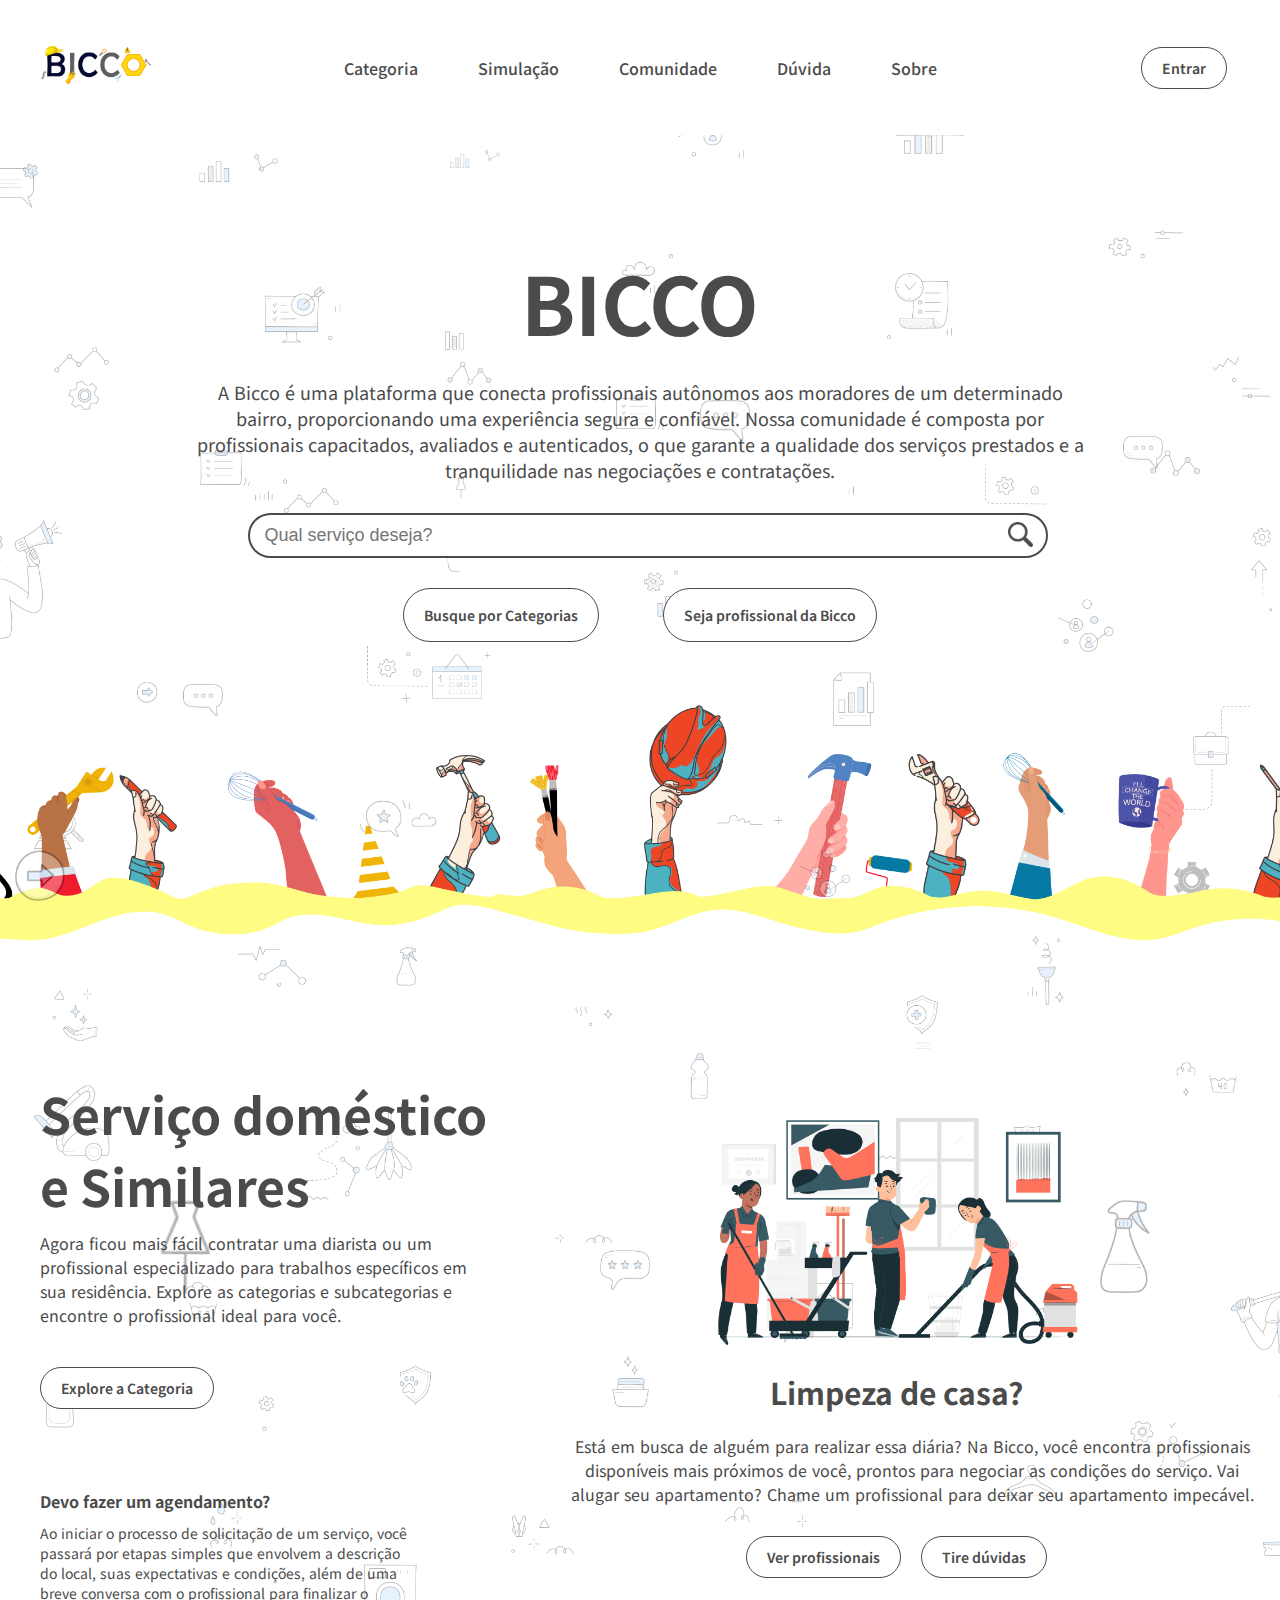
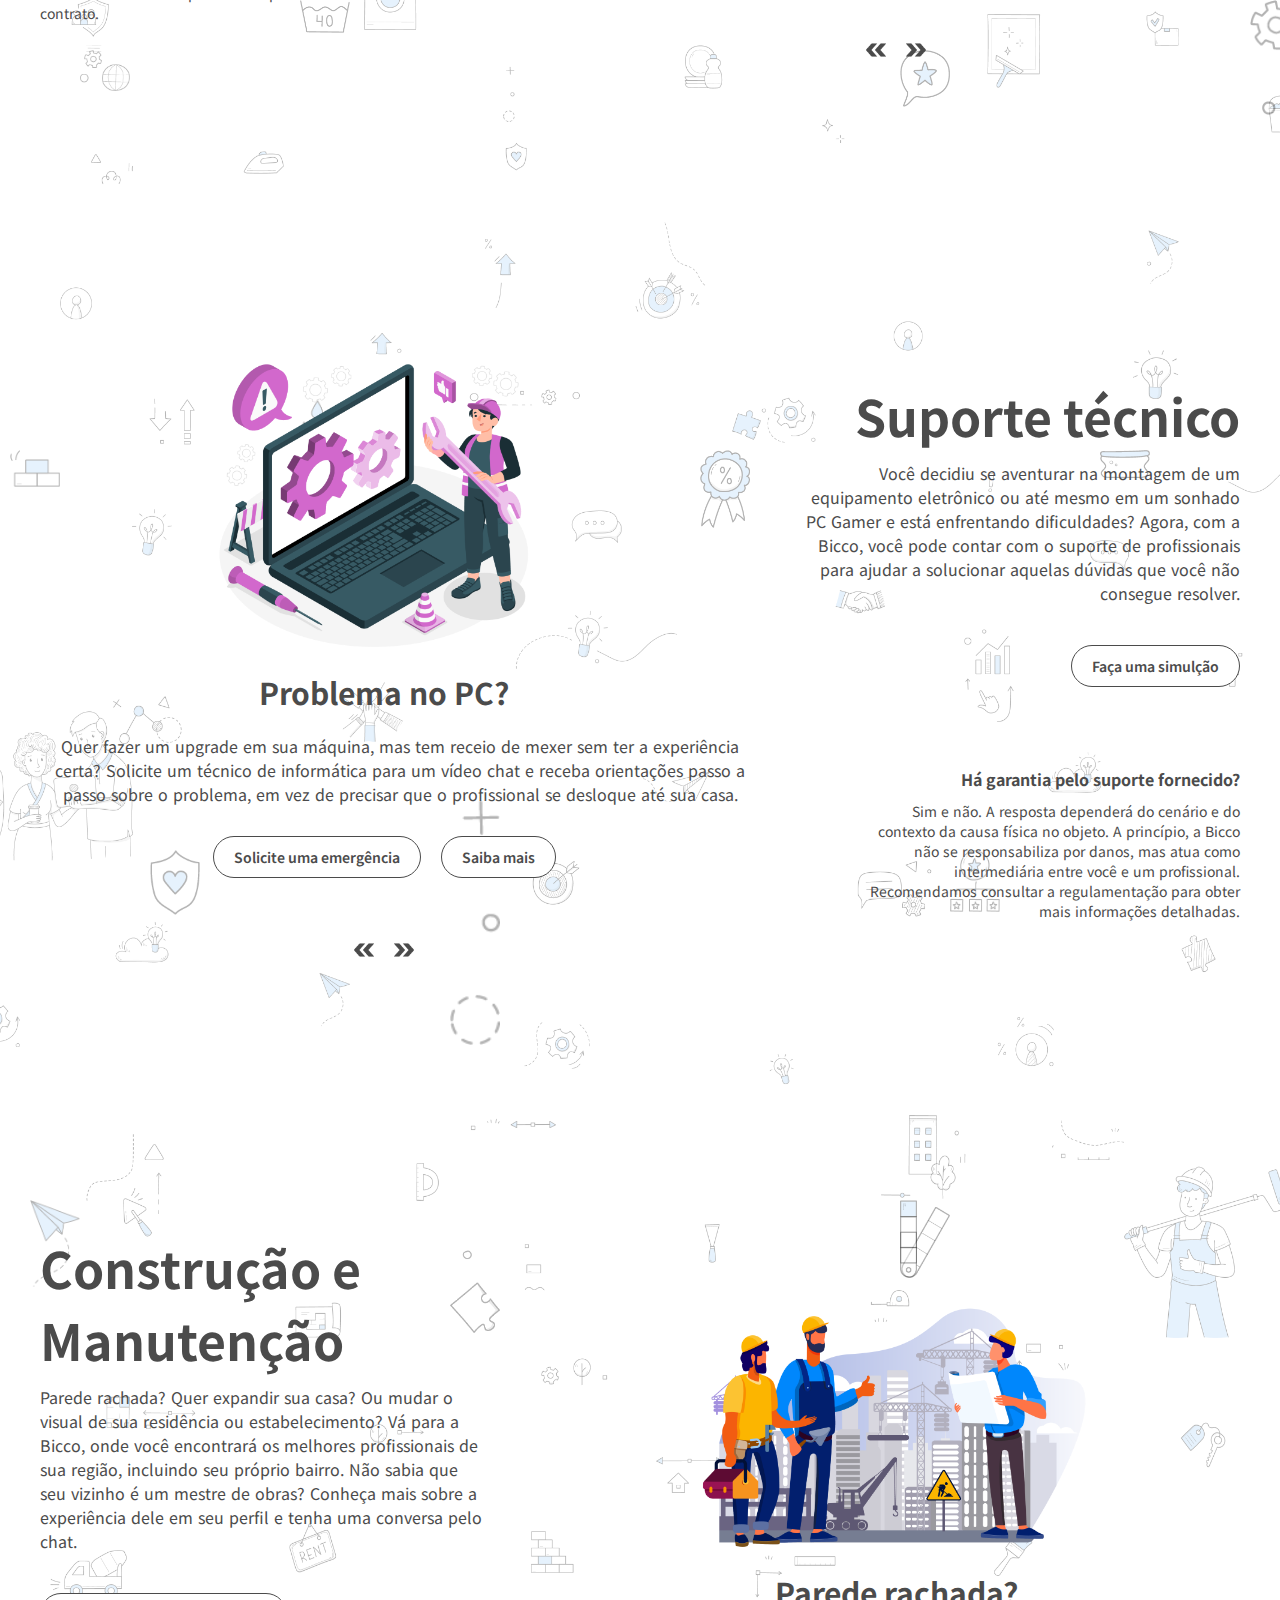
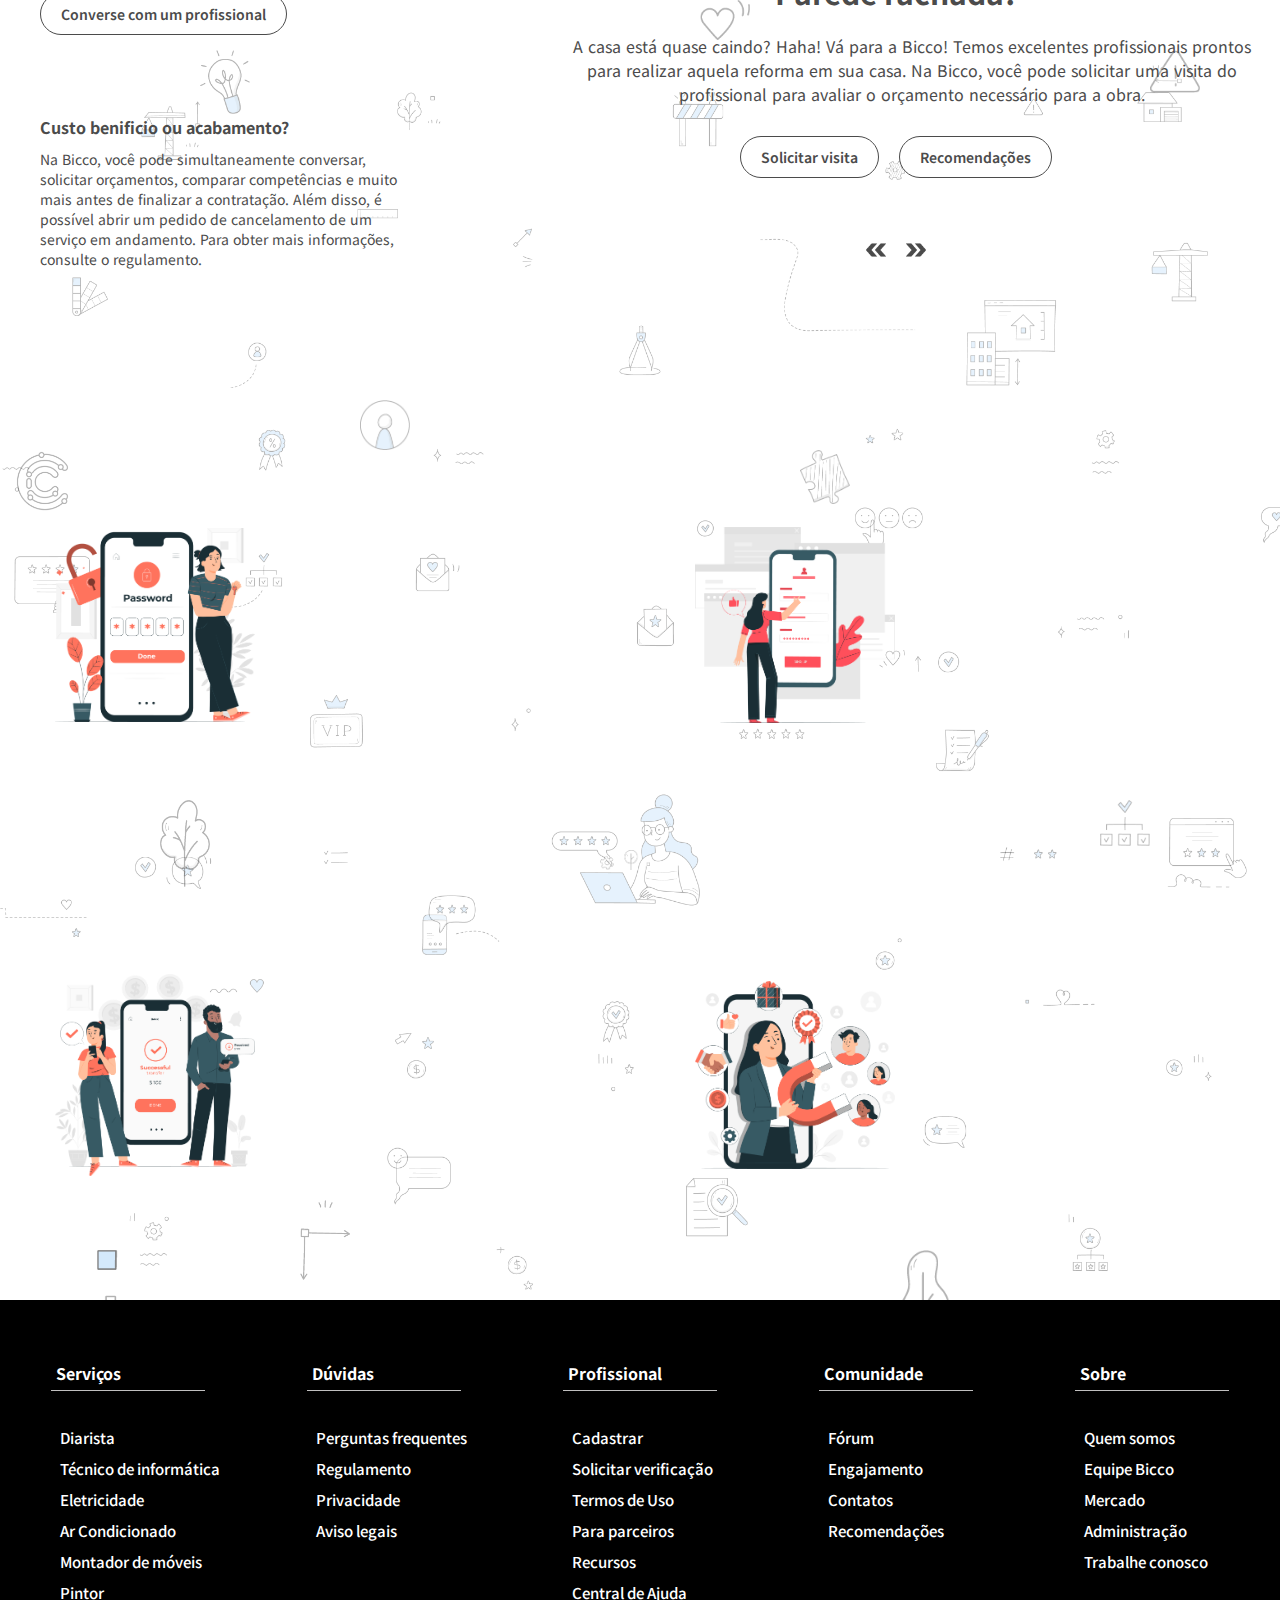
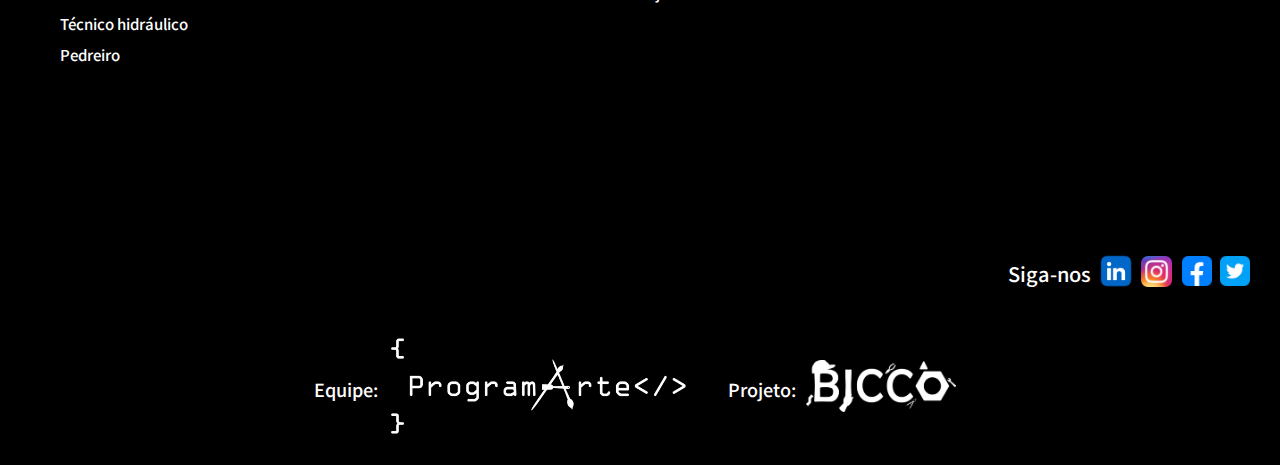
<file: index.html>
<!DOCTYPE html>
<html lang="pt-BR">
<head>
    <meta charset="UTF-8">
    <meta name="viewport" content="width=device-width, initial-scale=1.0">
    <link rel="shortcut icon" href="./images/favicon/favicon-bicco.png" type="image/x-icon">
    <link rel="stylesheet" href="./style.css">
    <title>Bicco - Deu problema? Vem na Bicco.</title>
</head>
<body>
    <!-- -------------------- PREVIEW ONE -------------------- -->
    <div class="preview-one">
        <header>
            <div class="logo">
                <div class="box-logo">
                    <a href="./index.html"><img src="./images/preview-one/logo-bicco-colorido.png" alt=""></a>
                </div>
            </div>
            <nav id="preview-one">
                <ul>
                    <li><a href="./easter-egg/erro/erro.html">Categoria</a></li>
                    <li><a href="./easter-egg/erro/erro.html">Simulação</a></li>
                    <li><a href="./easter-egg/erro/erro.html">Comunidade</a></li>
                    <li><a href="./easter-egg/erro/erro.html">Dúvida</a></li>
                    <li><a href="./easter-egg/erro/erro.html">Sobre</a></li>
                </ul>
            </nav>
            <div class="login">
                <a href="./easter-egg/login/login.html">Entrar</a>
            </div>
        </header>
        <main id="preview-one">
            <div class="container-externo-one">
                <div class="container-bicco">
                    <h1>BICCO</h1>
                </div>
                <div class="container-about-bicco">
                    <p>A Bicco é uma plataforma que conecta profissionais autônomos aos moradores de um determinado bairro, proporcionando uma experiência segura e confiável. Nossa comunidade é composta por profissionais capacitados, avaliados e autenticados, o que garante a qualidade dos serviços prestados e a tranquilidade nas negociações e contratações.</p>
                </div>
                <div class="container-search">
                    <input type="text" name="buscador" id="buscador" placeholder="Qual serviço deseja?">
                    <button id="lupa"><img src="./images/preview-one/lupa.png" alt=""></button>
                </div>
                <div class="container-buttons">
                    <a href="./easter-egg/erro/erro.html">Busque por Categorias</a>
                    <a href="./easter-egg/erro/erro.html">Seja profissional da Bicco</a>
                </div>
            </div>
        </main>
    </div>
    <!-- -------------------- PREVIEW TWO -------------------- -->
    <div class="preview-two">
        <main id="preview">
            <div class="container-one">
                <div class="container-externo-one">
                    <div class="container-title-servico-domestico">
                        <h2>Serviço doméstico e Similares</h2>
                    </div>
                    <div class="container-about-servico-domestico">
                        <p>Agora ficou mais fácil contratar uma diarista ou um profissional especializado para trabalhos específicos em sua residência. Explore as categorias e subcategorias e encontre o profissional ideal para você.</p>
                    </div>
                    <div class="container-button">
                        <a href="./easter-egg/erro/erro.html">Explore a Categoria</a>
                    </div>
                    <div class="container-title-info">
                        <h3>Devo fazer um agendamento?</h3>
                    </div>
                    <div class="container-container-about-info">
                        <p>Ao iniciar o processo de solicitação de um serviço, você passará por etapas simples que envolvem a descrição do local, suas expectativas e condições, além de uma breve conversa com o profissional para finalizar o contrato.</p>
                    </div>
                </div>
            </div>
            <div class="container-two">
                <div class="container-externo-two">
                    <div class="containers-interno-one">
                        <div class="container-ilustracao" id="pretwo-ilustracao-animation">
                            <img src="./images/preview-two/ilustracao-diarista.png" alt="" id="ilustracao-pretwo-change">
                        </div>
                    </div>
                    <div class="containers-interno-two">
                        <div class="boxes-content-teste-one">
                            <div class="container-title-ilustracao" id="pretwo-title-animation">
                                <h3 id="title-pretwo-change">Limpeza de casa?</h3>
                            </div>
                            <div class="container-about-ilustracao" id="pretwo-about-animation">
                                <p id="about-pretwo-change">Está em busca de alguém para realizar essa diária? Na Bicco, você encontra profissionais disponíveis mais próximos de você, prontos para negociar as condições do serviço. Vai alugar seu apartamento? Chame um profissional para deixar seu apartamento impecável.</p>
                            </div>
                            <div class="container-buttons-ilustracao" id="pretwo-buttons-animation">
                                <a href="./easter-egg/erro/erro.html" id="button1-pretwo-change">Ver profissionais</a>
                                <a href="./easter-egg/erro/erro.html" id="button2-pretwo-change">Tire dúvidas</a>
                            </div>
                        </div>
                        <div class="boxes-content-teste-two">
                            <div class="container-setas-carrocel">
                                <img src="./images/preview-two/seta-carrocel.png" alt="" id="seta-pretwo-one">
                                <img src="./images/preview-two/seta-carrocel.png" alt="" id="seta-pretwo-two">
                            </div>
                        </div>
                    </div>
                </div>
            </div>
        </main>
    </div>
    <!-- -------------------- PREVIEW THREE -------------------- -->
    <div class="preview-three">
        <main id="preview">
            <div class="container-two">
                <div class="container-externo-two">
                    <div class="containers-interno-one">
                        <div class="container-ilustracao" id="prethree-ilustracao-animation">
                            <img src="./images/preview-three/ilustracao-tecnico-informatica.png" alt="" id="ilustracao-prethree-change">
                        </div>
                    </div>
                    <div class="containers-interno-two">
                        <div class="boxes-content-teste-one">
                            <div class="container-title-ilustracao" id="prethree-title-animation">
                                <h3 id="title-prethree-change">Problema no PC?</h3>
                            </div>
                            <div class="container-about-ilustracao" id="prethree-about-animation">
                                <p id="about-prethree-change">Quer fazer um upgrade em sua máquina, mas tem receio de mexer sem ter a experiência certa? Solicite um técnico de informática para um vídeo chat e receba orientações passo a passo sobre o problema, em vez de precisar que o profissional se desloque até sua casa.</p>
                            </div>
                            <div class="container-buttons-ilustracao" id="prethree-buttons-animation">
                                <a href="./easter-egg/erro/erro.html" id="button1-prethree-change">Solicite uma emergência</a>
                                <a href="./easter-egg/erro/erro.html" id="button2-prethree-change">Saiba mais</a>
                            </div>
                        </div>
                        <div class="boxes-content-teste-two">
                            <div class="container-setas-carrocel">
                                <img src="./images/preview-two/seta-carrocel.png" alt="" id="seta-prethree-one">
                                <img src="./images/preview-two/seta-carrocel.png" alt="" id="seta-prethree-two">
                            </div>
                        </div>
                    </div>
                </div>
            </div>
            <div class="container-one">
                <div class="container-externo-one">
                    <div class="container-title-servico-domestico-right">
                        <h2>Suporte técnico</h2>
                    </div>
                    <div class="container-about-servico-domestico-right">
                        <p>Você decidiu se aventurar na montagem de um equipamento eletrônico ou até mesmo em um sonhado PC Gamer e está enfrentando dificuldades? Agora, com a Bicco, você pode contar com o suporte de profissionais para ajudar a solucionar aquelas dúvidas que você não consegue resolver.</p>
                    </div>
                    <div class="container-button-right">
                        <a href="./easter-egg/erro/erro.html">Faça uma simulção</a>
                    </div>
                    <div class="container-title-info-right">
                        <h3>Há garantia pelo suporte fornecido?</h3>
                    </div>
                    <div class="container-container-about-info-right">
                        <p>Sim e não. A resposta dependerá do cenário e do contexto da causa física no objeto. A princípio, a Bicco não se responsabiliza por danos, mas atua como intermediária entre você e um profissional. Recomendamos consultar a regulamentação para obter mais informações detalhadas.</p>
                    </div>
                </div>
            </div>
        </main>
    </div>
    <!-- -------------------- PREVIEW FOUR -------------------- -->
    <div class="preview-four">
        <main id="preview">
            <div class="container-one">
                <div class="container-externo-one">
                    <div class="container-title-servico-domestico">
                        <h2>Construção e Manutenção</h2>
                    </div>
                    <div class="container-about-servico-domestico">
                        <p>Parede rachada? Quer expandir sua casa? Ou mudar o visual de sua residência ou estabelecimento? Vá para a Bicco, onde você encontrará os melhores profissionais de sua região, incluindo seu próprio bairro. Não sabia que seu vizinho é um mestre de obras? Conheça mais sobre a experiência dele em seu perfil e tenha uma conversa pelo chat.</p>
                    </div>
                    <div class="container-button">
                        <a href="./easter-egg/erro/erro.html">Converse com um profissional</a>
                    </div>
                    <div class="container-title-info">
                        <h3>Custo benificio ou acabamento?</h3>
                    </div>
                    <div class="container-container-about-info">
                        <p>Na Bicco, você pode simultaneamente conversar, solicitar orçamentos, comparar competências e muito mais antes de finalizar a contratação. Além disso, é possível abrir um pedido de cancelamento de um serviço em andamento. Para obter mais informações, consulte o regulamento.</p>
                    </div>
                </div>
            </div>
            <div class="container-two">
                <div class="container-externo-two">
                    <div class="containers-interno-one">
                        <div class="container-ilustracao" id="prefour-ilustracao-animation">
                            <img src="./images/preview-four/ilustracao-pedreiro.png" alt="" id="ilustracao-prefour-change">
                        </div>
                    </div>
                    <div class="containers-interno-two">
                        <div class="boxes-content-teste-one">
                            <div class="container-title-ilustracao" id="prefour-title-animation">
                                <h3 id="title-prefour-change">Parede rachada?</h3>
                            </div>
                            <div class="container-about-ilustracao" id="prefour-about-animation">
                                <p id="about-prefour-change">A casa está quase caindo? Haha! Vá para a Bicco! Temos excelentes profissionais prontos para realizar aquela reforma em sua casa. Na Bicco, você pode solicitar uma visita do profissional para avaliar o orçamento necessário para a obra.</p>
                            </div>
                            <div class="container-buttons-ilustracao" id="prefour-buttons-animation">
                                <a href="./easter-egg/erro/erro.html" id="button1-prefour-change">Solicitar visita</a>
                                <a href="./easter-egg/erro/erro.html" id="button2-prefour-change">Recomendações</a>
                            </div>
                        </div>
                        <div class="boxes-content-teste-two">
                            <div class="container-setas-carrocel">
                                <img src="./images/preview-two/seta-carrocel.png" alt="" id="seta-prefour-one">
                                <img src="./images/preview-two/seta-carrocel.png" alt="" id="seta-prefour-two">
                            </div>
                        </div>
                    </div>
                </div>
            </div>
        </main>
    </div>
    <!-- -------------------- PREVIEW FIVE -------------------- -->
    <div class="preview-five">
        <div class="container-boxes-one">
            <div class="boxes-content">
                <div class="box-content-ilustracao">
                    <img src="./images/preview-five/ilustracao-celular-one.png" alt="">
                </div>
                <div class="box-content-text">
                    <div class="container-externo-celular">
                        <div class="container-title-celular" id="animation-title-celular-one">
                            <h3>Segurança</h3>
                        </div>
                        <div class="container-about-celular" id="animation-about-celular-one">
                            <p>Garantimos segurança ao solicitar um serviço. Cada profissional passou por um processo de verificação e, com o sistema de avaliação.</p>
                        </div>
                        <div class="container-button-celular" id="animation-button-celular-one">
                            <a href="./easter-egg/erro/erro.html">Saiba mais</a>
                        </div>
                    </div>
                </div>
            </div>
            <div class="boxes-content">
                <div class="box-content-ilustracao">
                    <img src="./images/preview-five/ilustracao-celular-four.png" alt="">
                </div>
                <div class="box-content-text">
                    <div class="container-externo-celular">
                        <div class="container-title-celular" id="animation-title-celular-two">
                            <h3>Histórico</h3>
                        </div>
                        <div class="container-about-celular" id="animation-about-celular-two">
                            <p>Veja a formação do profissional e, por meio do histórico, você poderá verificar a frequência com que ele realiza o serviço específico.</p>
                        </div>
                        <div class="container-button-celular" id="animation-button-celular-two">
                            <a href="./easter-egg/erro/erro.html">Agenda</a>
                        </div>
                    </div>
                </div>
            </div>
        </div>
        <div class="container-boxes-two">
            <div class="boxes-content">
                <div class="box-content-ilustracao">
                    <img src="./images/preview-five/ilustracao-celular-three.png" alt="">
                </div>
                <div class="box-content-text">
                    <div class="container-externo-celular">
                        <div class="container-title-celular" id="animation-title-celular-three">
                            <h3>Pagamento</h3>
                        </div>
                        <div class="container-about-celular" id="animation-about-celular-three">
                            <p>O pagamento é assegurado para ambas as partes. A Bicco garante a restituição do seu dinheiro se você estiver satisfeito com o serviço.</p>
                        </div>
                        <div class="container-button-celular" id="animation-button-celular-three">
                            <a href="./easter-egg/erro/erro.html">Regulamentação</a>
                        </div>
                    </div>
                </div>
            </div>
            <div class="boxes-content">
                <div class="box-content-ilustracao">
                    <img src="./images/preview-five/ilustracao-celular-two.png" alt="">
                </div>
                <div class="box-content-text">
                    <div class="container-externo-celular">
                        <div class="container-title-celular" id="animation-title-celular-four">
                            <h3>Comunidade</h3>
                        </div>
                        <div class="container-about-celular" id="animation-about-celular-four">
                            <p>Conheça outros profissionais da mesma área que a sua, crie conexões e tenha aquelas valiosas indicações para impulsionar seu negócio.</p>
                        </div>
                        <div class="container-button-celular" id="animation-button-celular-four">
                            <a href="./easter-egg/erro/erro.html">Comunidade</a>
                        </div>
                    </div>
                </div>
            </div>
        </div>
    </div>
    <!-- -------------------- PREVIEW SIX -------------------- -->
    <div class="preview-six">
        <footer id="preview">
            <div class="container-nav-bar">
                <div class="boxes-nav-bar">
                    <div class="box-title-nav-bar">
                        <h4>Serviços</h4>
                    </div>
                    <nav class="box-link-nav-bar">
                        <ul>
                            <li><a href="./easter-egg/erro/erro.html">Diarista</a></li>
                            <li><a href="./easter-egg/erro/erro.html">Técnico de informática</a></li>
                            <li><a href="./easter-egg/erro/erro.html">Eletricidade</a></li>
                            <li><a href="./easter-egg/erro/erro.html">Ar Condicionado</a></li>
                            <li><a href="./easter-egg/erro/erro.html">Montador de móveis</a></li>
                            <li><a href="./easter-egg/erro/erro.html">Pintor</a></li>
                            <li><a href="./easter-egg/erro/erro.html">Técnico hidráulico</a></li>
                            <li><a href="./easter-egg/erro/erro.html">Pedreiro</a></li>
                        </ul>
                    </nav>
                </div>
                <div class="boxes-nav-bar">
                    <div class="box-title-nav-bar">
                        <h4>Dúvidas</h4>
                    </div>
                    <nav class="box-link-nav-bar">
                        <ul>
                            <li><a href="./easter-egg/erro/erro.html">Perguntas frequentes</a></li>
                            <li><a href="./easter-egg/erro/erro.html">Regulamento</a></li>
                            <li><a href="./easter-egg/erro/erro.html">Privacidade</a></li>
                            <li><a href="./easter-egg/erro/erro.html">Aviso legais</a></li>
                        </ul>
                    </nav>
                </div>
                <div class="boxes-nav-bar">
                    <div class="box-title-nav-bar">
                        <h4>Profissional</h4>
                    </div>
                    <nav class="box-link-nav-bar">
                        <ul>
                            <li><a href="./easter-egg/erro/erro.html">Cadastrar</a></li>
                            <li><a href="./easter-egg/erro/erro.html">Solicitar verificação</a></li>
                            <li><a href="./easter-egg/erro/erro.html">Termos de Uso</a></li>
                            <li><a href="./easter-egg/erro/erro.html">Para parceiros</a></li>
                            <li><a href="./easter-egg/erro/erro.html">Recursos</a></li>
                            <li><a href="./easter-egg/erro/erro.html">Central de Ajuda</a></li>
                        </ul>
                    </nav>
                </div>
                <div class="boxes-nav-bar">
                    <div class="box-title-nav-bar">
                        <h4>Comunidade</h4>
                    </div>
                    <nav class="box-link-nav-bar">
                        <ul>
                            <li><a href="./easter-egg/erro/erro.html">Fórum</a></li>
                            <li><a href="./easter-egg/erro/erro.html">Engajamento</a></li>
                            <li><a href="./easter-egg/erro/erro.html">Contatos</a></li>
                            <li><a href="./easter-egg/erro/erro.html">Recomendações</a></li>
                        </ul>
                    </nav>
                </div>
                <div class="boxes-nav-bar">
                    <div class="box-title-nav-bar">
                        <h4>Sobre</h4>
                    </div>
                    <nav class="box-link-nav-bar">
                        <ul>
                            <li><a href="./easter-egg/erro/erro.html">Quem somos</a></li>
                            <li><a href="./easter-egg/erro/erro.html">Equipe Bicco</a></li>
                            <li><a href="./easter-egg/erro/erro.html">Mercado</a></li>
                            <li><a href="./easter-egg/erro/erro.html">Administração</a></li>
                            <li><a href="./easter-egg/erro/erro.html">Trabalhe conosco</a></li>
                        </ul>
                    </nav>
                </div>
            </div>
            <div class="container-rede-sociais">
                <p>Siga-nos</p>
                <a href="./easter-egg/rede-social/rede-social.html"><img src="./images/preview-six/logo-linkedin.webp" alt=""></a>
                <a href="./easter-egg/rede-social/rede-social.html"><img src="./images/preview-six/logo-instagram.webp" alt="" id="logo-instagram"></a>
                <a href="./easter-egg/rede-social/rede-social.html"><img src="./images/preview-six/logo-facebook.webp" alt=""></a>
                <a href="./easter-egg/rede-social/rede-social.html"><img src="./images/preview-six/logo-twitter.webp" alt="" id="logo-twitter"></a>
            </div>
            <div class="container-logos">
                <div class="box-end-footer">
                    <p>Equipe:</p>
                    <a href="./easter-egg/programarte/programarte.html"><img src="./images/preview-six/logo-programarte-branco.png" alt="" id="logo-programarte"></a>
                </div>
                <div class="box-end-footer">
                    <p>Projeto:</p>
                    <a href="./index.html"><img src="./images/preview-six/logo-bicco-branco.png" alt=""></a>
                </div>
            </div>
        </footer>
    </div>
    <!-- -------------------- SCRIPT -------------------- -->
    <script src="./script.js"></script>
</body>
</html>
</file>
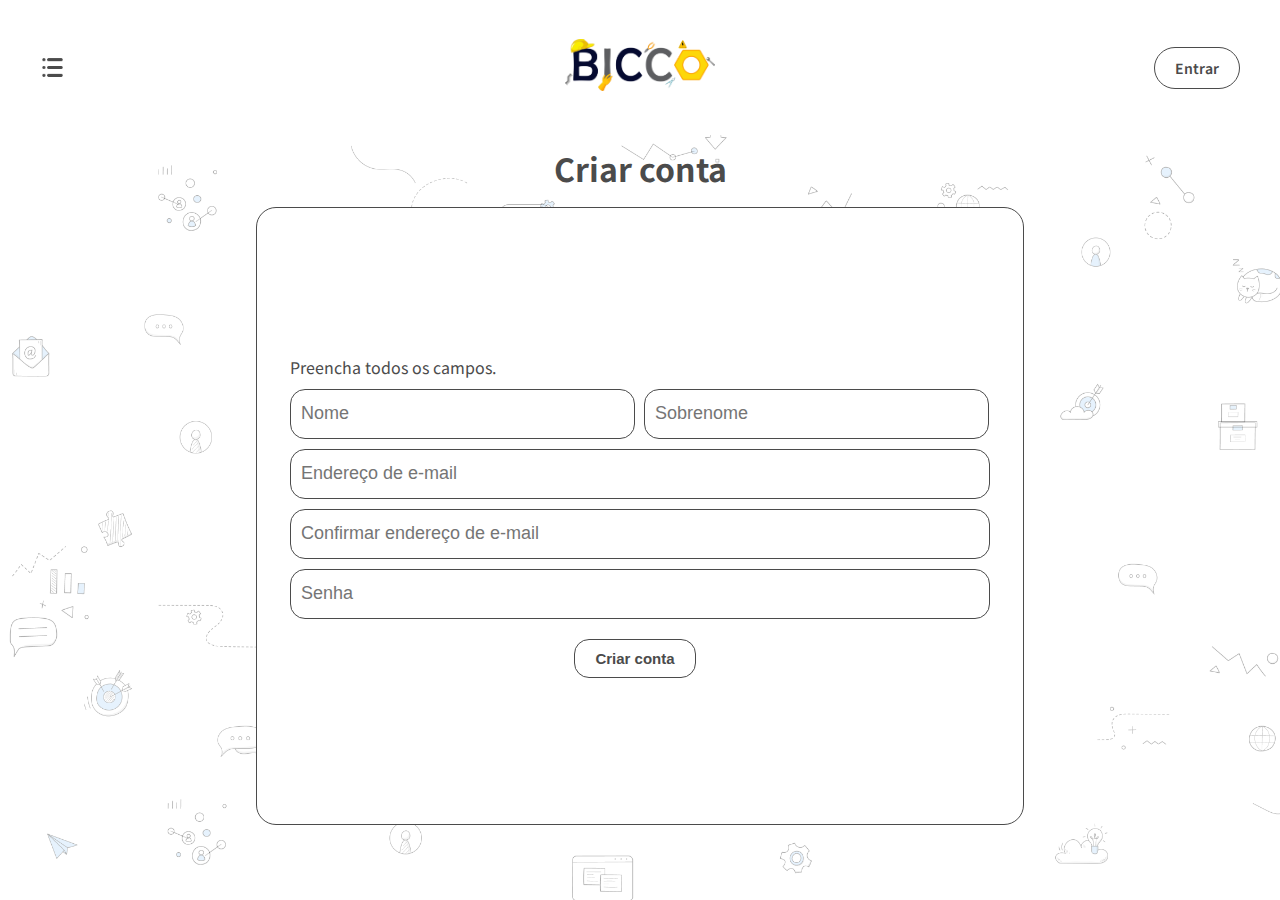
<file: easter-egg/cadastro/cadastro.html>
<!DOCTYPE html>
<html lang="pt-BR">
<head>
    <meta charset="UTF-8">
    <meta name="viewport" content="width=device-width, initial-scale=1.0">
    <link rel="shortcut icon" href="../../images/favicon/favicon-bicco.png" type="image/x-icon">
    <link rel="stylesheet" href="../cadastro/cadastro.css">
    <title>Bicco - Cadastro</title>
</head>
<body>
    <div class="container-login">
        <header>
            <div class="container-icon-nav">
                <img src="../../images/images-gerais/icon-menu.png" alt="" id="icon-nav">
            </div>
            <div class="container-logo">
                <a href="../../index.html"><img src="../../images/preview-one/logo-bicco-colorido.png" alt=""></a>
            </div>
            <div class="container-buttons-login">
                <a href="../login/login.html">Entrar</a>
            </div>
        </header>
        <main>
            <div class="container-content-login">
                <div class="container-title">
                    <h1>Criar conta</h1>
                </div>
                <div class="continer-externo-dados">
                    <div class="container-box-dados">
                        <div class="container-form">
                            <form action="#">
                                <fieldset>
                                    <legend>Preencha todos os campos.</legend>
                                    <input type="text" name="nome" id="nome" placeholder="Nome">
                                    <input type="text" name="sobrenome" id="sobrenome" placeholder="Sobrenome">
                                    <input type="email" name="email" id="email" placeholder="Endereço de e-mail">
                                    <input type="email" name="email-verifica" id="email-verifica" placeholder="Confirmar endereço de e-mail">
                                    <input type="text" name="senha" id="senha" placeholder="Senha">
                                    <div class="container-button-submit">
                                        <button id="submit-form"><a href="#">Criar conta</a></button>
                                    </div>
                                </fieldset>
                            </form>
                        </div>
                    </div>
                </div>
            </div>
        </main>
    </div>
    <script src="../cadastro/cadastro.js"></script>
</body>
</html>
</file>
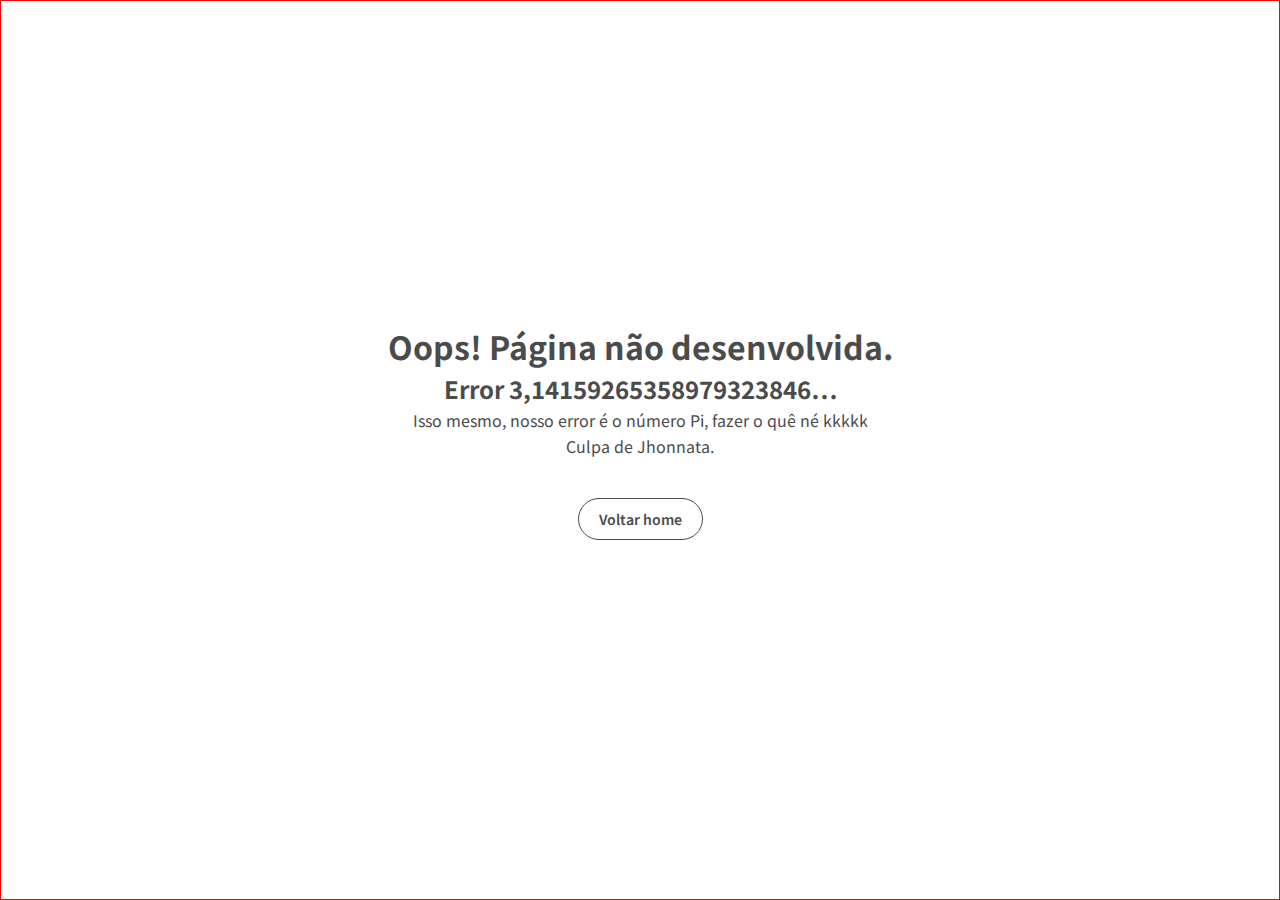
<file: easter-egg/erro/erro.html>
<!DOCTYPE html>
<html lang="pt-BR">
<head>
    <meta charset="UTF-8">
    <meta name="viewport" content="width=device-width, initial-scale=1.0">
    <link rel="shortcut icon" href="../../images/favicon/favicon-bicco.png" type="image/x-icon">
    <link rel="stylesheet" href="../erro/erro.css">
    <title>Erro</title>
</head>
<body>
    <main>
        <div class="container">
            <h1 class="text">Oops! Página não desenvolvida.</h1>
            <h2 class="text">Error 3,14159265358979323846…</h2>
            <p class="text">Isso mesmo, nosso error é o número Pi, fazer o quê né kkkkk</p>
            <p class="text">Culpa de Jhonnata.</p>
            <div class="container-a">
                <a href="../../index.html">Voltar home</a>
            </div>
        </div>
    </main>
</body>
</html>
</file>
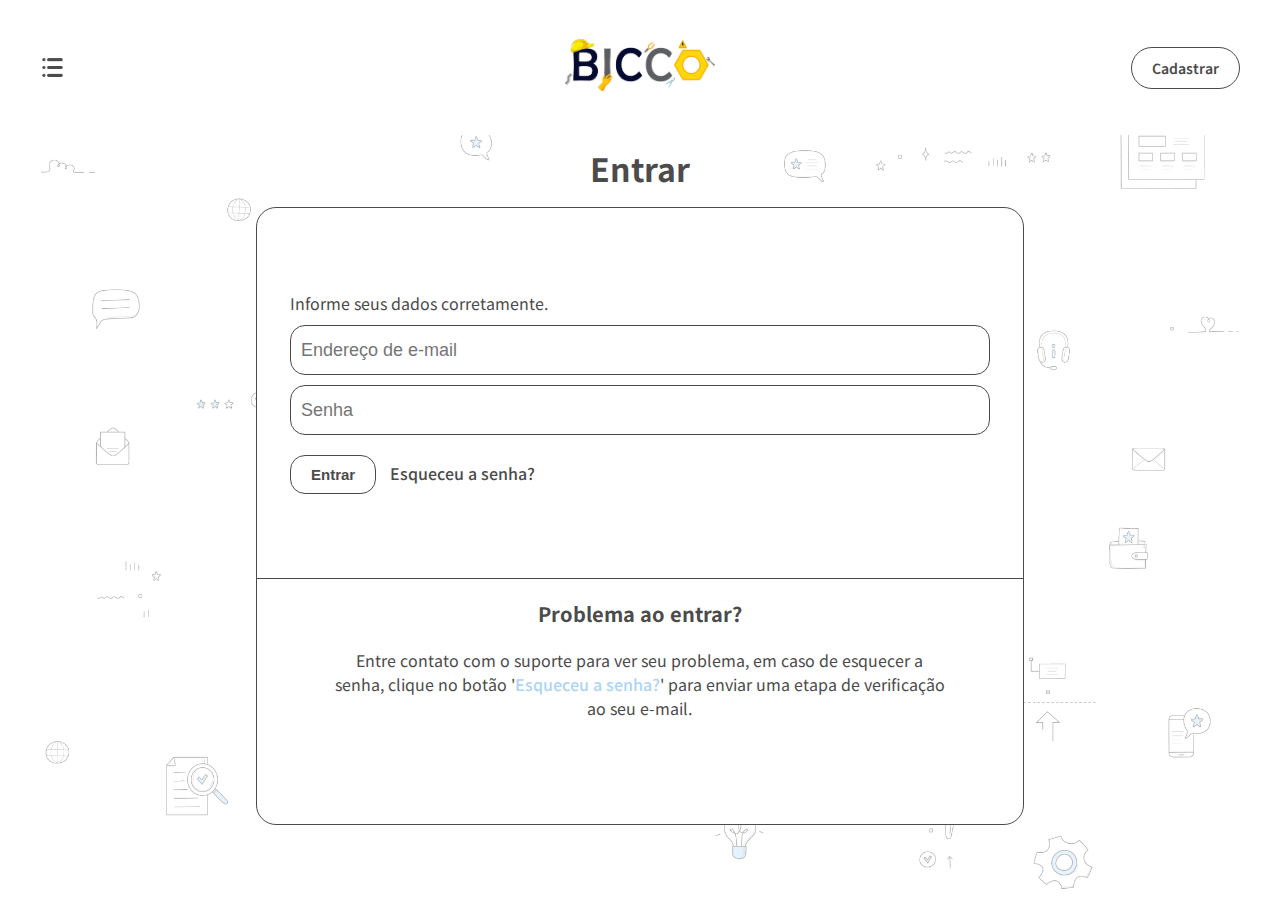
<file: easter-egg/login/login.html>
<!DOCTYPE html>
<html lang="pt-BR">
<head>
    <meta charset="UTF-8">
    <meta name="viewport" content="width=device-width, initial-scale=1.0">
    <link rel="shortcut icon" href="../../images/favicon/favicon-bicco.png" type="image/x-icon">
    <link rel="stylesheet" href="../login/login.css">
    <title>Bicco - Login</title>
</head>
<body>
    <div class="container-login">
        <header>
            <div class="container-icon-nav">
                <img src="../../images/images-gerais/icon-menu.png" alt="" id="icon-nav">
            </div>
            <div class="container-logo">
                <a href="../../index.html"><img src="../../images/preview-one/logo-bicco-colorido.png" alt=""></a>
            </div>
            <div class="container-buttons-login">
                <a href="../cadastro/cadastro.html">Cadastrar</a>
            </div>
        </header>
        <main>
            <div class="container-content-login">
                <div class="container-title">
                    <h1>Entrar</h1>
                </div>
                <div class="continer-externo-dados">
                    <div class="container-box-dados">
                        <div class="container-form">
                            <form action="#">
                                <fieldset>
                                    <legend>Informe seus dados corretamente.</legend>
                                    <input type="text" name="login" id="login" placeholder="Endereço de e-mail">
                                    <input type="password" name="senha" id="senha" placeholder="Senha">
                                    <button id="submit-form"><a href="#">Entrar</a></button>
                                    <a href="../erro/erro.html">Esqueceu a senha?</a>
                                </fieldset>
                            </form>
                        </div>
                        <div class="container-about">
                            <div class="container-content-about">
                                <div class="container-title-about">
                                    <h2>Problema ao entrar?</h2>
                                </div>
                                <div class="container-text-about">
                                    <p>Entre contato com o suporte para ver seu problema, em caso de esquecer a senha, clique no botão '<span>Esqueceu a senha?</span>' para enviar uma etapa de verificação ao seu e-mail.</p>
                                </div>
                            </div>
                        </div>
                    </div>
                </div>
            </div>
        </main>
    </div>
    <script src="../login/login.js"></script>
</body>
</html>
</file>
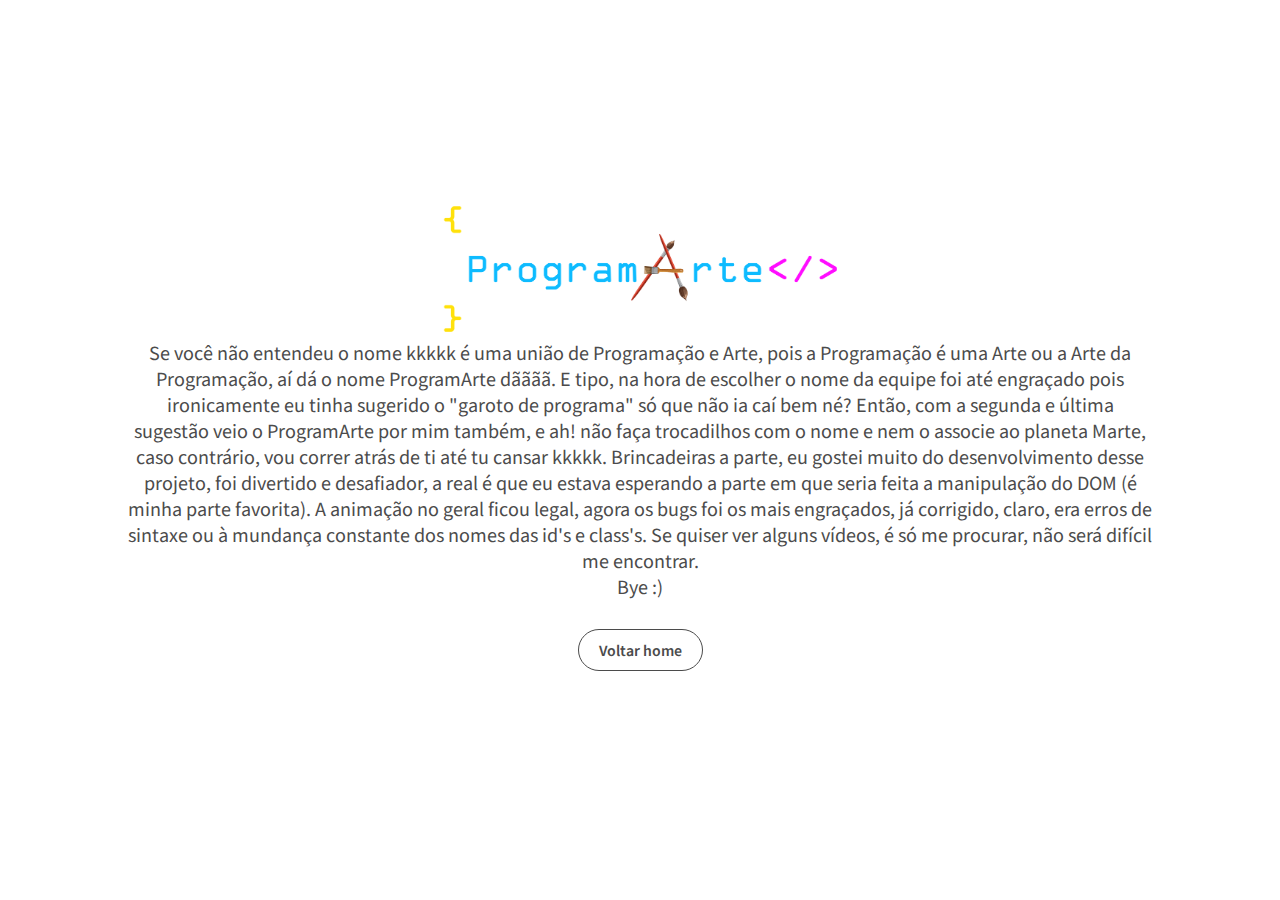
<file: easter-egg/programarte/programarte.html>
<!DOCTYPE html>
<html lang="pt-BR">
<head>
    <meta charset="UTF-8">
    <meta name="viewport" content="width=device-width, initial-scale=1.0">
    <link rel="shortcut icon" href="../../images/favicon/favicon-pragramarte.png" type="image/x-icon">
    <link rel="stylesheet" href="../programarte/programarte.css">
    <title>ProgramArte</title>
</head>
<body>
    <main>
        <div class="container">
            <div class="container-logo">
                <img src="../../images/images-gerais/logo-programarte-colorida.png" alt="">
            </div>
            <div class="container-text">
                <p>Se você não entendeu o nome kkkkk é uma união de Programação e Arte, pois a Programação é uma Arte ou a Arte da Programação, aí dá o nome ProgramArte dãããã. E tipo, na hora de escolher o nome da equipe foi até engraçado pois ironicamente eu tinha sugerido o "garoto de programa" só que não ia caí bem né? Então, com a segunda e última sugestão veio o ProgramArte por mim também, e ah! não faça trocadilhos com o nome e nem o associe ao planeta Marte, caso contrário, vou correr atrás de ti até tu cansar kkkkk. Brincadeiras a parte, eu gostei muito do desenvolvimento desse projeto, foi divertido e desafiador, a real é que eu estava esperando a parte em que seria feita a manipulação do DOM (é minha parte favorita). A animação no geral ficou legal, agora os bugs foi os mais engraçados, já corrigido, claro, era erros de sintaxe ou à mundança constante dos nomes das id's e class's. Se quiser ver alguns vídeos, é só me procurar, não será difícil me encontrar.<br> Bye :)</p>
            </div>
            <div class="container-button">
                <a href="../../index.html">Voltar home</a>
            </div>
        </div>
    </main>
</body>
</html>
</file>
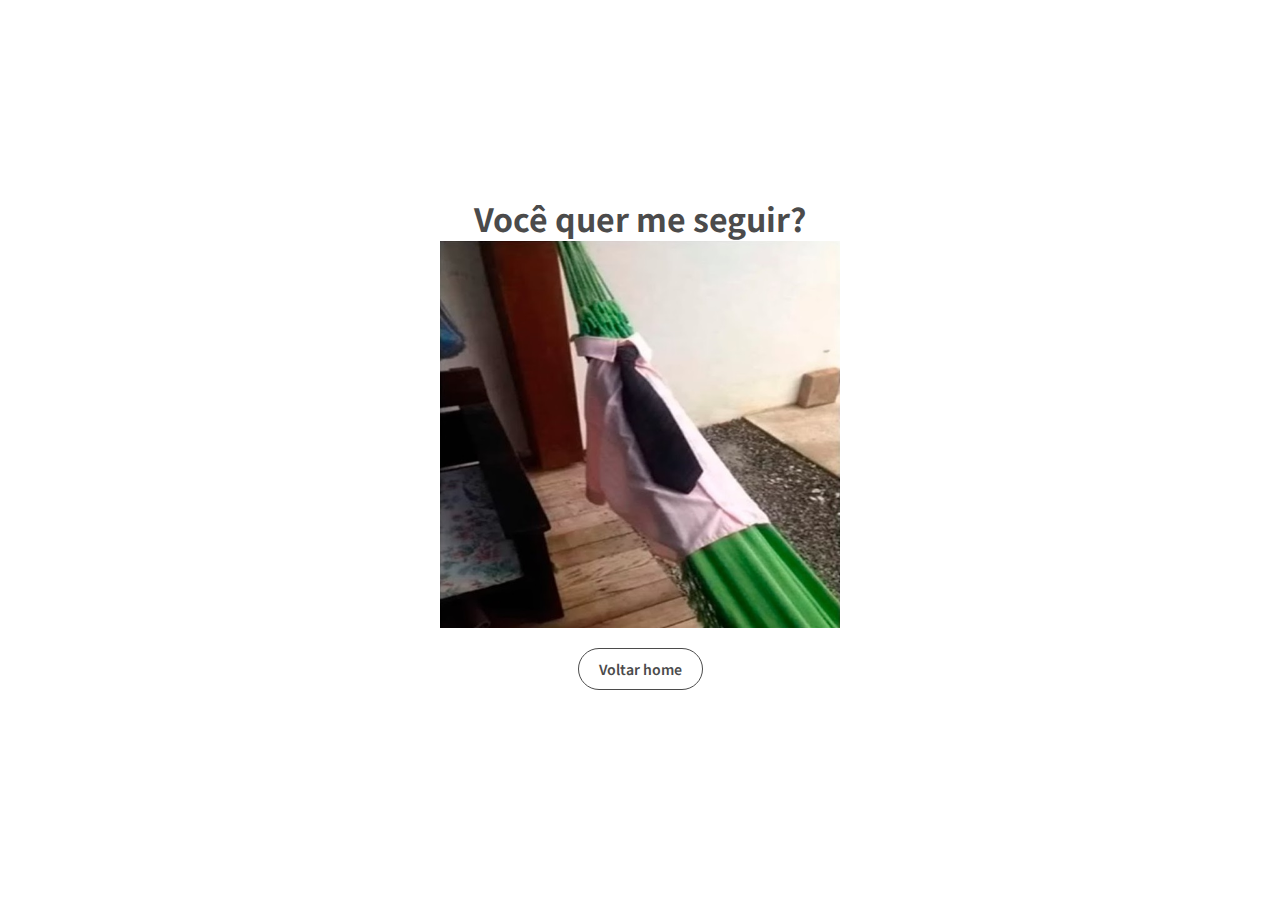
<file: easter-egg/rede-social/rede-social.html>
<!DOCTYPE html>
<html lang="pt-BR">
<head>
    <meta charset="UTF-8">
    <meta name="viewport" content="width=device-width, initial-scale=1.0">
    <link rel="shortcut icon" href="../../images/favicon/favicon-bicco.png" type="image/x-icon">
    <link rel="stylesheet" href="../rede-social/rede-social.css">
    <title>Tu já tá, comediante?</title>
</head>
<body>
    <main>
        <div class="container">
            <div class="container-h1">
                <h1>Você quer me seguir?</h1>
            </div>
            <div class="container-img">
                <img src="../../images/images-gerais/rede-social.jpg" alt="">
            </div>
            <div class="container-button">
                <a href="../../index.html">Voltar home</a>
            </div>
        </div>
    </main>
</body>
</html>
</file>
<file: style.css>
/* --------------- CONFIGURAÇÕES GERAIS --------------- */
@import url('https://fonts.googleapis.com/css2?family=Noto+Sans+JP:wght@100;200;300;400;500;600;700;800;900&display=swap');

* {
    margin: 0;
    padding: 0;
    box-sizing: border-box;
}

:root {
    --preto: #4B4B4B;
    --amarelo: #FFEE94;
    --azul: #ACD4F7;
}

body {
    font-family: 'Noto Sans JP', sans-serif;
    color: var(--preto);
    overflow-x: hidden;
}

a {
    text-decoration: none;
    color: var(--preto);
}

/* -------------------- PREVIEW ONE -------------------- */
div.preview-one {
    width: 100%;
    height: 100vh;
    background-image: url(./images/preview-one/fundo-tela-inicial-menor.png);
    background-size: cover;
    background-position: center center;
}

header {
    width: 100%;
    height: 15%;
    display: flex;
    background-color: white;
    position: relative;
    z-index: 1;
}

div.logo {
    width: 15%;
    height: 100%;
    display: flex;
    justify-content: center;
    align-items: center;
}

div.box-logo > a > img {
    width: 110px;
}

nav#preview-one {
    width: 70%;
    height: 100%;
    display: flex;
    justify-content: center;
    align-items: center;
}

nav#preview-one > ul {
    list-style-type: none;
    display: flex;
}

nav#preview-one > ul > li {
    margin: 0 30px;
    font-size: 16px;
    font-weight: 500;
    transition: 300ms;
}

nav#preview-one > ul > li > a:hover {
    color: var(--azul);
    cursor: pointer;
}

nav#preview-one > ul > li:hover {
    color: var(--azul);
    cursor: pointer;
}

div.login {
    width: 15%;
    height: 100%;
    display: flex;
    justify-content: center;
    align-items: center;
}

div.login > a {
    background-color: white;
    border: 1px solid var(--preto);
    border-radius: 40px;
    padding: 10px 20px;
    font-size: 14px;
    font-weight: 600;
    transition: 300ms;
}

div.login > a:hover {
    background-color: var(--amarelo);
    cursor: pointer;
}

main#preview-one {
    width: 100%;
    height: 85%;
    display: flex;
    justify-content: center;
    align-items: center;
    position: relative;
    z-index: 1;
}

div.container-bicco {
    display: flex;
    justify-content: center;
    margin-top: -150px;
}

div.container-bicco > h1 {
    font-size: 80px;
    margin: 10px 0;
}

div.container-about-bicco {
    display: flex;
    justify-content: center;
}

div.container-about-bicco > p {
    font-size: 18px;
    text-align: center;
    width: 70%;
    margin: 10px 0;
    word-spacing: 1px;
}

div.container-search {
    display: flex;
    justify-content: center;
    align-items: center;
}

div.container-search > input {
    width: 800px;
    height: 45px;
    margin: 20px 0;
    padding: 0 50px 0 15px;
    font-size: 18px;
    border-radius: 40px;
    outline: none;
    border: 2px solid var(--preto);
    transition: 300ms;
}

div.container-search > input:focus {
    box-shadow: 0px 0px 10px var(--azul);
}

div.container-search > button#lupa {
    height: 45px;
    background-color: transparent;
    border: none;
    margin-left: -40px;
}

div.container-search > button#lupa:hover {
    cursor: pointer;
}

div.container-search > button#lupa > img {
    width: 25px;
    color: var(--azul);
}

div.container-buttons {
    display: flex;
    justify-content: center;
}

div.container-buttons > a {
    background-color: white;
    border: 1px solid var(--preto);
    border-radius: 40px;
    padding: 16px 20px;
    margin: 10px 32px;
    font-size: 14px;
    font-weight: 600;
    transition: 300ms;
}

div.container-buttons > a:hover {
    background-color: var(--azul);
    cursor: pointer;
}

/* -------------------- PREVIEW TWO -------------------- */
div.preview-two {
    width: 100%;
    height: 100vh;
    background-image: url(./images/preview-two/fundo-servico-domestico-menor.png);
    background-size: cover;
    background-position: center center;
}

main#preview {
    width: 100%;
    height: 100%;
    display: flex;
    position: relative;
    z-index: 1;
}

div.container-one {
    width: 40%;
    height: 100%;
    display: flex;
    justify-content: center;
    align-items: center;
}

div.container-title-servico-domestico {
    display: flex;
    justify-content: start;
    margin: 10px 0px 10px 40px;
}

div.container-title-servico-domestico > h2 {
    font-size: 50px;
}

div.container-about-servico-domestico {
    display: flex;
    justify-content: start;
    margin: 10px 0px 10px 40px;
}

div.container-about-servico-domestico > p {
    font-size: 16px;
    width: 95%;
    word-spacing: 1px;
}

div.container-button {
    display: flex;
    justify-content: start;
    margin: 40px 0px 80px 40px;
}

div.container-button > a {
    background-color: white;
    border: 1px solid var(--preto);
    border-radius: 40px;
    padding: 10px 20px;
    font-size: 14px;
    font-weight: 600;
    transition: 300ms;
}

div.container-button > a:hover {
    background-color: var(--azul);
    cursor: pointer;
}

div.container-title-info {
    display: flex;
    justify-content: start;
    margin: 10px 0px 10px 40px;
}

div.container-title-info > h3 {
    font-size: 16px;
}

div.container-container-about-info {
    display: flex;
    justify-content: start;
    margin: 10px 0px 10px 40px;
}

div.container-container-about-info > p {
    width: 80%;
    font-size: 14px;
    word-spacing: 1px;
}

div.container-two {
    width: 60%;
    height: 100%;
    display: flex;
}

div.container-externo-two {
    width: 100%;
    height: 100%;
}

div.containers-interno-one {
    width: 100%;
    height: 50%;
    display: flex;
    justify-content: center;
    align-items: end;
}

div.containers-interno-two {
    width: 100%;
    height: 50%;
}

div.boxes-content-teste-one {
    width: 100%;
    height: 60%;
}

div.boxes-content-teste-two {
    width: 100%;
    height: 40%;
}

div.container-ilustracao {
    display: flex;
    justify-content: center;
}

div.container-ilustracao > img {
    width: 400px;
}

div.container-title-ilustracao {
    display: flex;
    justify-content: center;
    margin: 20px 0;
}

div.container-title-ilustracao > h3 {
    font-size: 30px;
}

div.container-about-ilustracao {
    margin-bottom: 30px;
}

div.container-about-ilustracao > p {
    width: 700px;
    text-align: center;
    word-spacing: 1px;
    margin-left: 50px;
}

div.container-buttons-ilustracao {
    display: flex;
    justify-content: center;
}

div.container-buttons-ilustracao > a {
    background-color: white;
    border: 1px solid var(--preto);
    border-radius: 40px;
    padding: 10px 20px;
    font-size: 14px;
    font-weight: 600;
    margin: 0 10px;
    transition: 300ms;
}

div.container-buttons-ilustracao > a:hover {
    background-color: var(--azul);
    cursor: pointer;
}

div.container-setas-carrocel {
    display: flex;
    justify-content: center;
}

div.container-setas-carrocel > img {
    width: 20px;
    margin: 38px 10px;
    transition: 300ms;
}

div.container-setas-carrocel > img:hover {
    cursor: pointer;
    width: 22px;
    margin-top: +36px;
}

img#seta-pretwo-two {
    transform: rotate(180deg);
}

img#seta-prethree-two {
    transform: rotate(180deg);
}

img#seta-prefour-two {
    transform: rotate(180deg);
}

/* -------------------- PREVIEW THREE -------------------- */
div.preview-three {
    width: 100%;
    height: 100vh;
    background-image: url(./images/preview-three/fundo-suporte-tecnico-menor.png);
    background-size: cover;
    background-position: center center;
}

div.container-one {
    width: 40%;
    height: 100%;
    display: flex;
    justify-content: center;
    align-items: center;
}

div.container-ilustracao-princial {
    width: 100%;
    display: flex;
    justify-content: center;
}

div.container-title-servico-domestico-right {
    display: flex;
    justify-content: end;
    margin: 10px 40px 10px 0px;
}

div.container-title-servico-domestico-right > h2 {
    font-size: 50px;
    text-align: end;
}

div.container-about-servico-domestico-right {
    display: flex;
    justify-content: end;
    margin: 10px 40px 10px 0px;
}

div.container-about-servico-domestico-right  > p {
    font-size: 16px;
    width: 95%;
    text-align: end;
    word-spacing: 1px;
}

div.container-button-right {
    display: flex;
    justify-content: end;
    margin: 40px 40px 80px 0px;
}

div.container-button-right > a {
    background-color: white;
    border: 1px solid var(--preto);
    border-radius: 40px;
    padding: 10px 20px;
    font-size: 14px;
    font-weight: 600;
    transition: 300ms;
}

div.container-button-right > a:hover {
    background-color: var(--azul);
    cursor: pointer;
}

div.container-title-info-right {
    display: flex;
    justify-content: end;
    margin: 10px 40px 10px 0px;
}

div.container-title-info-right > h3 {
    font-size: 16px;
    text-align: end;
}

div.container-container-about-info-right {
    display: flex;
    justify-content: end;
    margin: 10px 40px 10px 0px;
}

div.container-container-about-info-right > p {
    width: 80%;
    font-size: 14px;
    text-align: end;
    word-spacing: 1px;
}

/* -------------------- PREVIEW FOUR -------------------- */
div.preview-four {
    width: 100%;
    height: 100vh;
    background-image: url(./images/preview-four/fundo-construcao-e-manutencao-menor.png);
    background-size: cover;
    background-position: center center;
}

/* -------------------- PREVIEW FIVE -------------------- */
div.preview-five {
    width: 100%;
    height: 100vh;
    background-image: url(./images/preview-five/fundo-celular-menor.png);
    background-size: cover;
    background-position: center center;
}

div.container-boxes-one {
    width: 100%;
    height: 50%;
    display: flex;
    position: relative;
    z-index: 1;
}

div.container-boxes-two {
    width: 100%;
    height: 50%;
    display: flex;
    position: relative;
    z-index: 1;
}

div.boxes-content {
    width: 50%;
    height: 100%;
    display: flex;
}

div.box-content-ilustracao {
    width: 50%;
    height: 100%;
    display: flex;
    justify-content: end;
    align-items: center;
    margin-left: -50px;
}

div.box-content-text {
    width: 50%;
    height: 100%;
}

div.box-content-ilustracao > img {
    width: 200px;
    margin-right: 15px;
}

div.container-title-celular {
    display: flex;
    justify-content: start;
    margin: 90px 0 10px 10px;
    opacity: 0;
}

div.container-title-celular > h3 {
    font-size: 25px;
}

div.container-about-celular {
    display: flex;
    justify-content: start;
    margin: 10px 0 10px 10px;
    opacity: 0;
}

div.container-about-celular > p {
    width: 90%;
    word-spacing: 1px;
}

div.container-button-celular {
    display: flex;
    justify-content: start;
    margin: 15px 0 10px 10px;
    opacity: 0;
}

div.container-button-celular > a {
    background-color: white;
    border: 1px solid var(--preto);
    border-radius: 40px;
    padding: 10px 20px;
    font-size: 14px;
    font-weight: 600;
    transition: 300ms;
}

div.container-button-celular > a:hover {
    background-color: var(--azul);
    cursor: pointer;
}

/* -------------------- PREVIEW SIX -------------------- */
div.preview-six {
    width: 100%;
    height: 85vh;
}

footer#preview {
    width: 100%;
    height: 100%;
    background-color: black;
    position: relative;
    z-index: 1;
}

div.container-nav-bar {
    width: 100%;
    height: 70%;
    display: flex;
}

div.boxes-nav-bar {
    width: 20%;
    height: 100%;
    margin-top: 20px;
}

div.box-title-nav-bar {
    width: 100%;
    height: 20%;
    display: flex;
    justify-content: center;
    align-items: center;
}

div.box-title-nav-bar > h4 {
    color: white;
    border-bottom: 1px solid rgb(192, 191, 191);
    width: 60%;
    padding: 5px;
}

nav.box-link-nav-bar {
    width: 100%;
    height: 80%;
    display: flex;
    justify-content: start;
}

nav.box-link-nav-bar > ul {
    list-style-type: none;
}

nav.box-link-nav-bar > ul > li {
    color: white;
    margin-bottom: 10px;
    font-size: 15px;
    font-weight: 500;
    margin-left: 60px;
    transition: 300ms;
}

nav.box-link-nav-bar > ul > li > a {
    color: white;
}

nav.box-link-nav-bar > ul > li > a:hover {
    cursor: pointer;
    color: var(--amarelo);
}

nav.box-link-nav-bar > ul > li:hover {
    cursor: pointer;
    color: var(--amarelo);
}

div.container-rede-sociais {
    width: 100%;
    height: 10%;
    display: flex;
    justify-content: end;
    align-items: center;
}

div.container-rede-sociais > p {
    color: white;
    font-size: 20px;
    font-weight: 500;
}

div.container-rede-sociais > a > img {
    width: 50px;
}

div.container-rede-sociais > img:hover {
    cursor: pointer;
}

img#logo-instagram {
    width: 31px;
}
img#logo-twitter {
    margin-left: -12px;
    margin-right: 20px;
}

div.container-logos {
    width: 100%;
    height: 20%;
    display: flex;
    justify-content: center;
    align-items: center;
}

div.box-end-footer {
    display: flex;
    align-items: center;
    margin: 0 15px;
}

div.box-end-footer > p {
    color: white;
    font-size: 18px;
    font-weight: 500;
}

div.box-end-footer > a > img {
    width: 150px;
    margin: 0 10px;
}

div.box-end-footer > img:hover {
    cursor: pointer;
}

img#logo-programarte {
    width: 300px;
}

/* -------------------- MEDIA QUERIES -------------------- */
@media screen and (min-height: 700px) {
    div.container-setas-carrocel > img {
        margin: 0 10px;
    }

    div.container-setas-carrocel > img:hover {
        margin-top: -2px;
    }

    div.preview-one {
        background-image: url(./images/preview-one/fundo-tela-inicial-maior.png);
    }

    div.preview-two {
        background-image: url(./images/preview-two/fundo-servico-domestico-maior.png);
    }

    div.preview-three {
        background-image: url(./images/preview-three/fundo-suporte-tecnico-maior.png);
    }

    div.preview-four {
        background-image: url(./images/preview-four/fundo-construcao-e-manutencao-maior.png);
    }

    div.preview-five {
        background-image: url(./images/preview-five/fundo-celular-maior.png);
    }
}

/* -------------- ICONS ANIMATION BACKGROUND ------------- */
.icons {
    position: absolute;
    width: 50px;
}

#icon-surpresa {
    width: 90px;
    margin-left: -15px;
}
</file>
<file: easter-egg/cadastro/cadastro.css>
@import url('https://fonts.googleapis.com/css2?family=Noto+Sans+JP:wght@100;200;300;400;500;600;700;800;900&display=swap');

* {
    margin: 0;
    padding: 0;
    box-sizing: border-box;
}

:root {
    --preto: #4B4B4B;
    --amarelo: #FFEE94;
    --azul: #ACD4F7;
}

body {
    font-family: 'Noto Sans JP', sans-serif;
    color: var(--preto);
    overflow-x: hidden;
}

a {
    text-decoration: none;
    color: var(--preto);
}

div.container-login {
    width: 100%;
    height: 100vh;
    background-image: url(../../images/images-gerais/fundo-cadastro.png);
    background-size: cover;
}

header {
    width: 100%;
    height: 15%;
    display: flex;
    background-color: white;
}

div.container-icon-nav {
    width: 35%;
    height: 100%;
    display: flex;
    align-items: center;
}

div.container-icon-nav > img {
    width: 25px;
    margin-left: 40px;
}

div.container-icon-nav > img:hover {
    cursor: pointer;
}

div.container-logo {
    width: 30%;
    height: 100%;
    display: flex;
    justify-content: center;
    align-items: center;
}

div.container-logo > a > img {
    width: 150px;
}

div.container-buttons-login {
    width: 35%;
    height: 100%;
    display: flex;
    justify-content: end;
    align-items: center;
}

div.container-buttons-login > img {
    width: 28px;
    margin: 0 10px;
}

div.container-buttons-login > a {
    background-color: white;
    border: 1px solid var(--preto);
    border-radius: 40px;
    padding: 10px 20px;
    font-size: 14px;
    font-weight: 600;
    transition: 300ms;
    margin: 0 40px 0 5px;
}

div.container-buttons-login > a:hover {
    background-color: var(--amarelo);
    cursor: pointer;
}

main {
    width: 100%;
    height: 85%;
}

div.container-content-login {
    width: 100%;
    height: 85%;
}

div.container-title {
    display: flex;
    justify-content: center;
}

div.container-title > h1 {
    margin-top: 10px;
}

div.continer-externo-dados {
    width: 100%;
    height: 100%;
    display: flex;
    justify-content: center;
    align-items: center;
}

div.container-box-dados {
    border: 1px solid var(--preto);
    width: 60%;
    height: 95%;
    border-radius: 20px;
    background-color: white;
    display: flex;
    justify-content: center;
    align-items: center;
}

div.container-form {
    height: 60%;
    display: flex;
    justify-content: center;
    align-items: center;
}

div.container-form > form > fieldset {
    border: none;
}

div.container-form > form > fieldset > input {
    display: block;
    width: 700px;
    height: 50px;
    margin: 10px 0;
    border-radius: 15px;
    outline: none;
    border: 1px solid var(--preto);
    font-size: 18px;
    padding: 10px;
    transition: 300ms;
}

div.container-button-submit {
    display: flex;
    justify-content: center;
}

div.container-button-submit > button {
    background-color: white;
    border: 1px solid var(--preto);
    padding: 10px 20px;
    border-radius: 15px;
    margin-top: 10px;
    margin-right: 10px;
    transition: 300ms;
}

div.container-button-submit > button:hover {
    background-color: var(--azul);
    cursor: pointer;
}

div.container-button-submit > button > a {
    font-weight: bold;
    font-size: 15px;
}

div.container-form > form > fieldset > a {
    font-weight: 500;
    transition: 300ms;
}

div.container-form > form > fieldset > a:hover {
    color: var(--azul);
}

input#nome {
    display: inline-block;
    width: 345px;
    margin-right: 5px;
}

input#sobrenome {
    display: inline-block;
    width: 345px;
}

input#email {
    margin-top: 0px;
}
</file>
<file: easter-egg/erro/erro.css>
@import url('https://fonts.googleapis.com/css2?family=Noto+Sans+JP:wght@100;200;300;400;500;600;700;800;900&display=swap');

* {
    margin: 0;
    padding: 0;
    box-sizing: border-box;
}

:root {
    --preto: #4B4B4B;
    --amarelo: #FFEE94;
    --azul: #ACD4F7;
}

body {
    font-family: 'Noto Sans JP', sans-serif;
    color: var(--preto);
    overflow-x: hidden;
}

main {
    border: 1px solid red;
    width: 100%;
    height: 100vh;
    display: flex;
    justify-content: center;
    align-items: center;
}

.text {
    text-align: center;
    margin: 2px 0;
}

div.container-a {
    display: flex;
    justify-content: center;
    margin: 30px 0;
}

a {
    text-decoration: none;
    color: var(--preto);
    background-color: white;
    border: 1px solid var(--preto);
    border-radius: 40px;
    padding: 10px 20px;
    margin: 10px 32px;
    font-size: 14px;
    font-weight: 600;
    transition: 300ms;
}

a:hover {
    background-color: var(--azul);
}
</file>
<file: easter-egg/login/login.css>
@import url('https://fonts.googleapis.com/css2?family=Noto+Sans+JP:wght@100;200;300;400;500;600;700;800;900&display=swap');

* {
    margin: 0;
    padding: 0;
    box-sizing: border-box;
}

:root {
    --preto: #4B4B4B;
    --amarelo: #FFEE94;
    --azul: #ACD4F7;
}

body {
    font-family: 'Noto Sans JP', sans-serif;
    color: var(--preto);
    overflow-x: hidden;
}

a {
    text-decoration: none;
    color: var(--preto);
}

div.container-login {
    width: 100%;
    height: 100vh;
    background-image: url(../../images/images-gerais/fundo-login.png);
    background-size: cover;
}

header {
    width: 100%;
    height: 15%;
    display: flex;
    background-color: white;
}

div.container-icon-nav {
    width: 35%;
    height: 100%;
    display: flex;
    align-items: center;
}

div.container-icon-nav > img {
    width: 25px;
    margin-left: 40px;
}

div.container-icon-nav > img:hover {
    cursor: pointer;
}

div.container-logo {
    width: 30%;
    height: 100%;
    display: flex;
    justify-content: center;
    align-items: center;
}

div.container-logo > a > img {
    width: 150px;
}

div.container-buttons-login {
    width: 35%;
    height: 100%;
    display: flex;
    justify-content: end;
    align-items: center;
}

div.container-buttons-login > img {
    width: 28px;
    margin: 0 10px;
}

div.container-buttons-login > a {
    background-color: white;
    border: 1px solid var(--preto);
    border-radius: 40px;
    padding: 10px 20px;
    font-size: 14px;
    font-weight: 600;
    transition: 300ms;
    margin: 0 40px 0 5px;
}

div.container-buttons-login > a:hover {
    background-color: var(--azul);
    cursor: pointer;
}

main {
    width: 100%;
    height: 85%;
}

div.container-content-login {
    width: 100%;
    height: 85%;
}

div.container-title {
    display: flex;
    justify-content: center;
}

div.container-title > h1 {
    margin-top: 10px;
}

div.continer-externo-dados {
    width: 100%;
    height: 100%;
    display: flex;
    justify-content: center;
    align-items: center;
}

div.container-box-dados {
    border: 1px solid var(--preto);
    width: 60%;
    height: 95%;
    border-radius: 20px;
    background-color: white;
}

div.container-form {
    height: 60%;
    display: flex;
    justify-content: center;
    align-items: center;
}

div.container-form > form > fieldset {
    border: none;
}

div.container-form > form > fieldset > input {
    display: block;
    width: 700px;
    height: 50px;
    margin: 10px 0;
    border-radius: 15px;
    outline: none;
    border: 1px solid var(--preto);
    font-size: 18px;
    padding: 10px;
    transition: 300ms;
}

div.container-form > form > fieldset > button {
    background-color: white;
    border: 1px solid var(--preto);
    padding: 10px 20px;
    border-radius: 15px;
    margin-top: 10px;
    margin-right: 10px;
    transition: 300ms;
}

div.container-form > form > fieldset > button:hover {
    background-color: var(--amarelo);
    cursor: pointer;
}

div.container-form > form > fieldset > button > a {
    font-weight: bold;
    font-size: 15px;
}

div.container-form > form > fieldset > a {
    font-weight: 500;
    transition: 300ms;
}

div.container-form > form > fieldset > a:hover {
    color: var(--azul);
}

div.container-about {
    border-top: 1px solid var(--preto);
    width: 100%;
    height: 40%;
    display: flex;
}

div.container-title-about {
    display: flex;
    justify-content: center;
}

div.container-title-about > h2 {
    font-size: 20px;
    margin-top: 20px;
}

div.container-text-about {
    display: flex;
    justify-content: center;
}

div.container-text-about > p {
    width: 80%;
    text-align: center;
    margin-top: 20px;
}

div.container-text-about > p > span {
    color: var(--azul);
    font-weight: 500;
}
</file>
<file: easter-egg/programarte/programarte.css>
@import url('https://fonts.googleapis.com/css2?family=Noto+Sans+JP:wght@100;200;300;400;500;600;700;800;900&display=swap');

* {
    margin: 0;
    padding: 0;
    box-sizing: border-box;
}

:root {
    --preto: #4B4B4B;
    --amarelo: #FFEE94;
    --azul: #ACD4F7;
}

body {
    font-family: 'Noto Sans JP', sans-serif;
    color: var(--preto);
    overflow-x: hidden;
}

a {
    text-decoration: none;
    color: var(--preto);
}

main {
    width: 100%;
    height: 100vh;
    display: flex;
    justify-content: center;
    align-items: center;
}

div.container-logo {
    display: flex;
    justify-content: center;
}

img {
    width: 400px;
}

div.container-text {
    display: flex;
    justify-content: center;
}

p {
    width: 80%;
    text-align: center;
    font-size: 18px;
}

div.container-button {
    display: flex;
    justify-content: center;
}

a {
    text-decoration: none;
    color: var(--preto);
    background-color: white;
    border: 1px solid var(--preto);
    border-radius: 40px;
    padding: 10px 20px;
    margin: 30px 32px;
    font-size: 14px;
    font-weight: 600;
    transition: 300ms;
}

a:hover {
    background-color: var(--azul);
}
</file>
<file: easter-egg/rede-social/rede-social.css>
@import url('https://fonts.googleapis.com/css2?family=Noto+Sans+JP:wght@100;200;300;400;500;600;700;800;900&display=swap');

* {
    margin: 0;
    padding: 0;
    box-sizing: border-box;
}

:root {
    --preto: #4B4B4B;
    --amarelo: #FFEE94;
    --azul: #ACD4F7;
}

body {
    font-family: 'Noto Sans JP', sans-serif;
    color: var(--preto);
    overflow-x: hidden;
}

a {
    text-decoration: none;
    color: var(--preto);
}

main {
    width: 100%;
    height: 100vh;
    display: flex;
    justify-content: center;
    align-items: center;
}

h1 {
    text-align: center;
}

img {
    width: 400px;
}

div.container-button {
    display: flex;
    justify-content: center;
}

a {
    text-decoration: none;
    color: var(--preto);
    background-color: white;
    border: 1px solid var(--preto);
    border-radius: 40px;
    padding: 10px 20px;
    margin: 15px 32px;
    font-size: 14px;
    font-weight: 600;
    transition: 300ms;
}

a:hover {
    background-color: var(--azul);
}
</file>
